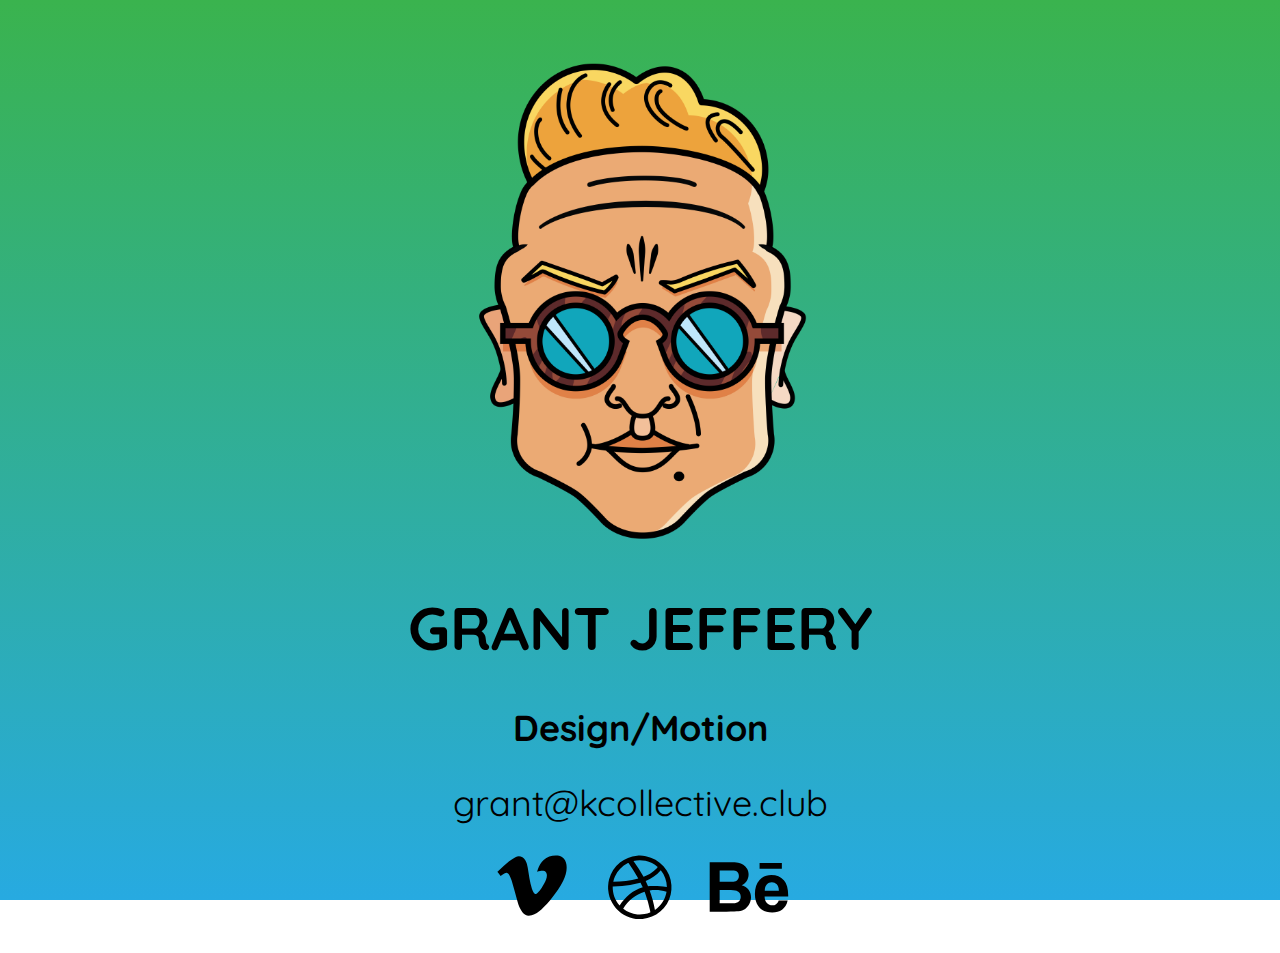
<file: index.html>
<!doctype html>
<html>
	<head>
		<meta charset="UTF-8">
		<title>grant jeffery</title>
		<meta name="HandheldFriendly" content="true">
		<meta name="MobileOptimized" content="240">
		<meta name="viewport" content="width=device-width,initial-scale=1">
		<link href="css/main.css" rel="stylesheet" type="text/css">
		<link href='https://fonts.googleapis.com/css?family=Quicksand:700' rel='stylesheet' type='text/css'>
	<head/>
	<body>
	<img class="grant" src="img/grantjeffery.png" alt="grantjeffery">
	<h1>GRANT JEFFERY</h1>
	<h2>Design/Motion</h2>
		<section>
			<a href="mailto:grant@kcollective.club">grant@kcollective.club</a>
			<div class="socialmedia">
				 <ul>
						<li><a href="https://vimeo.com/user7998527"> <img src="img/vimeo.svg" alt="vimeo"/></a></li>
						<li><a href="https://dribbble.com/grantjeffery"> <img src="img/dribbble.svg" alt="dribbble"/></a></li>
						<li><a href="https://www.behance.net/grantjeffery"> <img src="img/behance.svg" alt="behance"/></a></li>
				</ul>
			</div>
		 </section>
	</body>
</html>
</file>
<file: css/main.css>
@charset "UTF-8";
/* CSS Document */

*{
	-moz-box-sizing: border-box;
	-webkit-box-sizing: border-box;
	box-sizing: border-box;
}

@font-face {
	font-family: 'Quicksand', sans-serif;
}

.grant {
	height: 200px;
	display: block;
    margin-left: auto;
    margin-right: auto 
}

html {
	background: #1e5799; /* Old browsers */
	background: -moz-linear-gradient(top,  #1e5799 0%, #3ab34e 0%, #27aae1 100%); /* FF3.6+ */
	background: -webkit-gradient(linear, left top, left bottom, color-stop(0%,#1e5799), color-stop(0%,#3ab34e), color-stop(100%,#27aae1)); /* Chrome,Safari4+ */
	background: -webkit-linear-gradient(top,  #1e5799 0%,#3ab34e 0%,#27aae1 100%); /* Chrome10+,Safari5.1+ */
	background: -o-linear-gradient(top,  #1e5799 0%,#3ab34e 0%,#27aae1 100%); /* Opera 11.10+ */
	background: -ms-linear-gradient(top,  #1e5799 0%,#3ab34e 0%,#27aae1 100%); /* IE10+ */
	background: linear-gradient(to bottom,  #1e5799 0%,#3ab34e 0%,#27aae1 100%); /* W3C */
	background-repeat: no-repeat;
  	background-attachment: fixed;
  	width: 100%;
  	background-position: 0px 0px;
}

body {
    margin-top: 75px;
  margin-bottom: 0px;
}

h1 {
	font-family:'Quicksand', sans-serif;
	text-align: center;
	font-size: 26px;
}

h2 {
	font-family:'Quicksand', sans-serif;
	text-align: center;
	font-size: 18px;
}

a:link { 
	font-family:'Quicksand', sans-serif;
	color:rgb(0,0,0);
	display:block;
	text-align:center;
	text-decoration:none;
}

a:hover {
	text-decoration:underline;
}

.socialmedia {
    width: 100%;
    margin-left: auto ;
    margin-right: auto ;
}

.socialmedia ul {
    list-style-type: none; /*to remove bullets*/
    text-align: center;
    padding: 0px;
    overflow: hidden;
}

.socialmedia li{
    padding: 2px;
	height: 50px;
    display:inline-block;
}

.twitter {
	background-repeat: no-repeat;
	background-image:url(../img/twitter.svg);
	background-size: 100%;

}

*{ height:inherit;
}

.dribbble { 
	background-repeat: no-repeat;
	background-image:url(../img/dribbble.svg);
	background-size: 100%;
}

.behance {
	background-repeat: no-repeat;
	background-image:url(../img/behance.svg);
	background-size: 100%;
}



@media (min-width: 400px) {

	.grant { 
		height: 300px;
	}
	
	h1 {
		font-size: 32px;
	}
	
	h2 {
		font-size: 18px;
	}
	
	.socialmedia li {
		height: 70px;
	}
	
	a { 
		font-size: 18px;
	}

}

@media (min-width: 700px) { 

	.grant { 
		height: 400px;
	}
	
	h1 {
		font-size: 46px;
	}
	
	h2 {
		font-size: 22px;
	}
	
	a {
		font-size: 22px;
	}
	
	body {
		margin-top: 110px;
	}
	
	.socialmedia li {
		height: 90px;
	}

}

@media (min-width: 1200px) {

	.grant {
		height: 500px;
	}
	
	h1 {
		font-size: 60px;
	}
	
	h2 {
		font-size: 36px;
	}
	
	a {
		font-size: 36px;
	}
	
	body {margin-top: 50px;
	}

}

@media (min-width: 1600px) {
	
		body {
			margin-top: 200px;
			padding-right: 15%;
		}
		
		h1 {
			padding-top: 75px;
			
	}
		.grant { 
		float:left;
		margin-left: 20%;
		
		}
}

@media (min-width: 1900px) {
	
	.grant {
		margin-left: 25%;
	}
}
</file>
